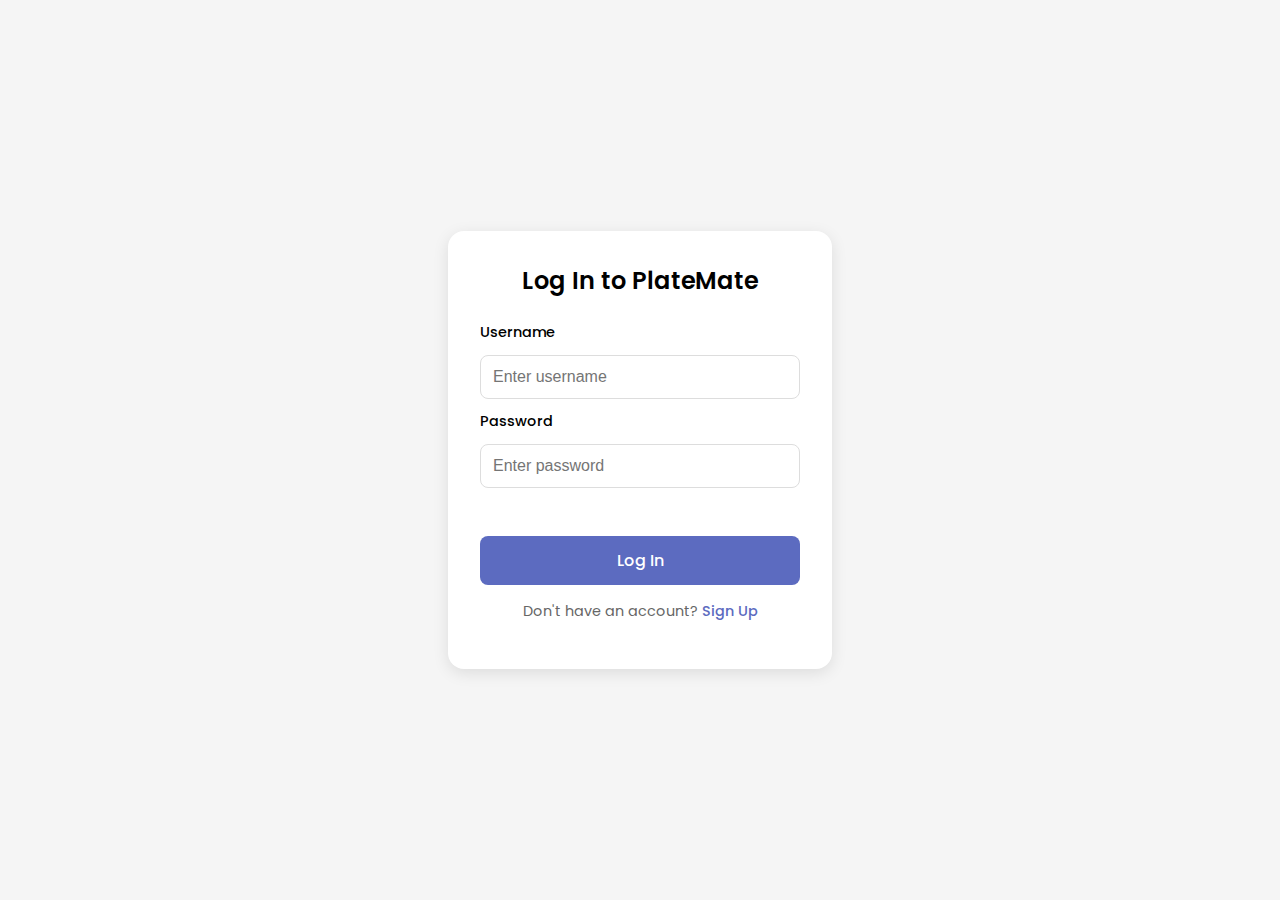
<file: src/main/resources/static/index.html>
<!DOCTYPE html>
<html lang="en">
<head>
  <meta charset="UTF-8" />
  <meta name="viewport" content="width=device-width, initial-scale=1.0" />
  <title>PlateMate | Auth</title>
  <link rel="preconnect" href="https://fonts.googleapis.com">
  <link rel="preconnect" href="https://fonts.gstatic.com" crossorigin>
  <link href="https://fonts.googleapis.com/css2?family=Poppins:wght@400;500;600&display=swap" rel="stylesheet">
  <link rel="stylesheet" href="styles.css" />
</head>
<body>
<div class="auth-container">
  <div class="auth-card" id="login-card">
    <h2 class="auth-title">Log In to PlateMate</h2>
    <form id="login-form" class="auth-form">
      <label for="login-username">Username</label>
      <input id="login-username" name="username" type="text" placeholder="Enter username" required autocomplete="off" />
      <label for="login-password">Password</label>
      <input id="login-password" name="password" type="password" placeholder="Enter password" required autocomplete="off" />
      <!-- Error message displayed above button -->
      <p id="login-error" class="error-message hidden"></p>
      <button type="submit" class="auth-button">Log In</button>
    </form>
    <p class="toggle-text">
      Don't have an account? <a href="#" id="show-register">Sign Up</a>
    </p>
  </div>
  <div class="auth-card hidden" id="register-card">
    <h2 class="auth-title">Sign Up for PlateMate</h2>
    <form id="register-form" class="auth-form">
      <label for="reg-username">Username</label>
      <input id="reg-username" name="username" type="text" placeholder="Choose username" required autocomplete="off" />
      <label for="reg-email">Email</label>
      <input id="reg-email" name="email" type="email" placeholder="Enter email" required autocomplete="off" />
      <label for="reg-password">Password</label>
      <input id="reg-password" name="password" type="password" placeholder="Choose password" required autocomplete="off" />
      <button type="submit" class="auth-button">Sign Up</button>
    </form>
    <p class="toggle-text">
      Already have an account? <a href="#" id="show-login">Log In</a>
    </p>
  </div>
</div>
<script src="scripts.js"></script>
</body>
</html>
</file>
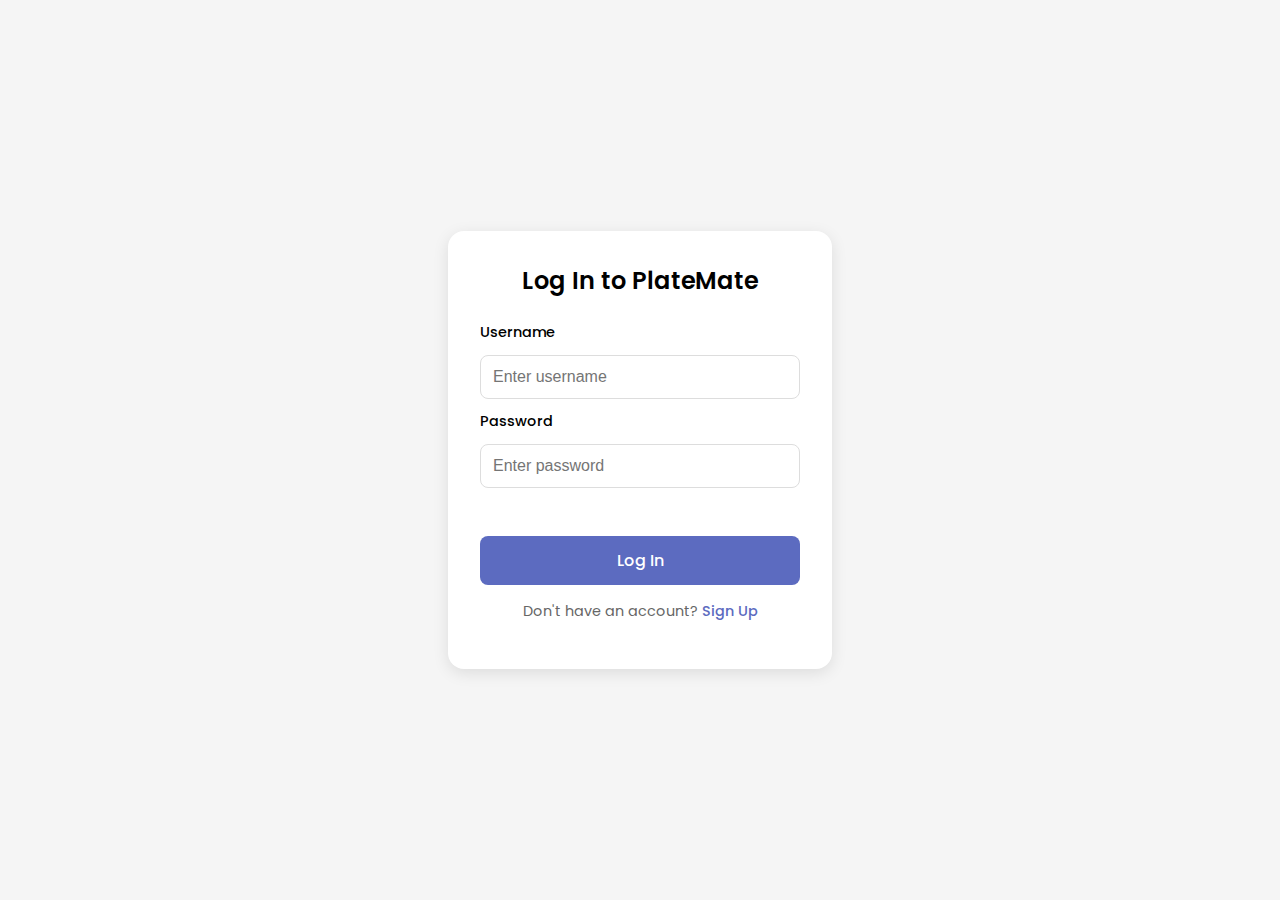
<file: src/main/resources/static/feed.html>
<!DOCTYPE html>
<html lang="en">
<head>
    <meta charset="UTF-8" />
    <meta name="viewport" content="width=device-width, initial-scale=1.0"/>
    <title>PlateMate | Home Feed</title>
    <link href="styles.css" rel="stylesheet" />
    <link rel="stylesheet" href="https://cdnjs.cloudflare.com/ajax/libs/font-awesome/6.5.0/css/all.min.css" />
</head>
<body>
<!-- HEADER -->
<header class="site-header">
    <div class="header-inner">
        <!-- Logo SVG -->
        <a href="feed.html">
          <img src="plateMate.svg" alt="PlateMate Logo" class="logo" />
        </a>
        <!-- Search bar -->
        <input id="search-input" type="text"
               placeholder="Search recipes…"
               class="search-bar" />
        <!-- Username display -->
        <div class="user-dropdown">
          <button id="username-display" class="username-display">👤</button>
          <div id="user-menu" class="user-menu hidden">
            <button onclick="window.location.href='myposts.html'">My Posts</button>
            <button id="logout-btn">Log Out</button>
          </div>
        </div>
    </div>
</header>

<!-- RECIPE GRID -->
<main class="feed-container">
    <!-- Filter & Sort Controls -->
    <div class="filter-bar">
        <h2 class="feed-title">Top Recipes</h2>
        <div class="filter-controls">
            <select id="category-filter" class="filter-select">
                <option value="">All Categories</option>
                <option value="Breakfast">Breakfast</option>
                <option value="Main">Main</option>
                <option value="Lunch">Lunch</option>
                <option value="Dinner">Dinner</option>
                <option value="Dessert">Dessert</option>
                <option value="Appetizer">Appetizer</option>
                <option value="Salad">Salad</option>
            </select>
            <select id="sort-filter" class="filter-select">
                <option value="">Sort By</option>
                <option value="time-asc">Cooking Time ↑</option>
                <option value="time-desc">Cooking Time ↓</option>
                <option value="name-asc">Name A-Z</option>
                <option value="name-desc">Name Z-A</option>
            </select>
            <button id="favorites-filter" class="filter-pill">My Favorites</button>
        </div>
    </div>
    <div id="recipe-grid" class="recipe-grid">
        <!-- JS will inject <div class="recipe-card">…</div> here -->
    </div>

    <!-- Simple pagination controls -->
    <div class="pagination">
        <button id="prev-btn" class="page-btn">Previous</button>
        <button id="next-btn" class="page-btn">Next</button>
    </div>

    <!-- Post Recipe Floating Button -->
    <button id="post-recipe-btn" title="Post Recipe">+</button>

    <!-- Post Recipe Modal -->
    <div id="post-recipe-modal" class="modal hidden">
        <div class="modal-content">
            <h2>Post a New Recipe</h2>
            <button class="close-icon" id="close-post-modal">&times;</button>
            <form id="post-recipe-form">
                <input type="text" name="name" placeholder="Recipe Name" required autocomplete="off" />
                <input type="text" name="ingredients" placeholder="Ingredients (comma-separated)" required autocomplete="off" />
                <textarea name="instructions" placeholder="Instructions" required autocomplete="off"></textarea>
                <input type="number" name="cookingTime" placeholder="Cooking Time (minutes)" required autocomplete="off" />
                <select name="category" required autocomplete="off">
                  <option value="">Select a Category</option>
                  <option value="Breakfast">Breakfast</option>
                  <option value="Main">Main</option>
                  <option value="Lunch">Lunch</option>
                  <option value="Dinner">Dinner</option>
                  <option value="Dessert">Dessert</option>
                  <option value="Appetizer">Appetizer</option>
                  <option value="Salad">Salad</option>
                </select>
                <input type="url" name="imageUrl" placeholder="Image URL" required autocomplete="off" />
                <div class="form-actions">
                    <button type="submit">Post</button>
                </div>
            </form>
        </div>
    </div>
</main>

<script src="scripts.js"></script>
<script src="feed.js"></script>
<script src="header.js" defer></script>
<!-- Footer Section -->
<footer class="footer">
    <div id="copyright">
        <p>&copy; 2024 PlateMate. All rights reserved.</p>
    </div>
</footer>
</body>
</html>
</file>
<file: src/main/resources/static/styles.css>
/* styles.css */

#edit-recipe-modal .modal-content {
  background: white;
  padding: 32px;
  border-radius: 12px;
  max-width: 480px;
  width: 100%;
  display: flex;
  flex-direction: column;
  align-items: center;
  position: relative;
}

#close-edit-modal {
  position: absolute;
  top: 12px;
  right: 12px;
  font-size: 1.5rem;
  color: #5C6BC0;
  cursor: pointer;
  background: none;
  border: none;
}

#edit-recipe-form {
  width: 100%;
  display: flex;
  flex-direction: column;
  gap: 10px;
  align-items: center;
  position: relative;
}

#edit-recipe-form input,
#edit-recipe-form textarea,
#edit-recipe-form select {
  width: 90%;
  padding: 12px;
  border-radius: 12px;
  border: 1px solid #ccc;
  font-family: 'Poppins', sans-serif;
  background: white;
  box-sizing: border-box;
}

#edit-recipe-form button[type="submit"] {
  width: 90%;
  background-color: #5C6BC0;
  color: white;
  border: none;
  font-weight: 600;
  border-radius: 12px;
  padding: 12px;
  cursor: pointer;
  font-family: 'Poppins', sans-serif;
  font-size: 1rem;
}

#edit-recipe-form button[type="submit"]:hover {
  background-color: #4e5ab8;
}

#edit-recipe-form select {
  background-image: url("data:image/svg+xml;charset=US-ASCII,%3Csvg%20fill%3D'%235C6BC0'%20height%3D'24'%20viewBox%3D'0%200%2024%2024'%20width%3D'24'%20xmlns%3D'http%3A//www.w3.org/2000/svg'%3E%3Cpath%20d%3D'M7%2010l5%205%205-5z'/%3E%3C/svg%3E");
  background-repeat: no-repeat;
  background-position: right 12px center;
  background-size: 16px 16px;
  appearance: none;
    color: #333;
}
/* Import Poppins */
@import url('https://fonts.googleapis.com/css2?family=Poppins:wght@400;500;600&display=swap');

html, body {
    margin: 0;
    padding: 0;
    width: 100%;
    height: 100%;
    font-family: 'Poppins', sans-serif;
    background-color: #f5f5f5;
}

.auth-container {
    display: flex;
    align-items: center;
    justify-content: center;
    height: 100%;
    flex-direction: column;
    gap: 20px;
}

.auth-card {
    background-color: #ffffff;
    border-radius: 16px;
    box-shadow: 0 4px 16px rgba(0, 0, 0, 0.1);
    padding: 32px;
    width: 320px;
    transition: transform 0.2s;
}
.auth-card:hover {
    transform: translateY(-4px);
}

.auth-title {
    margin: 0 0 24px 0;
    font-size: 1.5rem;
    text-align: center;
    font-weight: 600;
}

.auth-form {
    display: flex;
    flex-direction: column;
    gap: 12px;
}

.auth-form label {
    font-size: 0.9rem;
    font-weight: 500;
}

.auth-form input {
    padding: 12px;
    border: 1px solid #ddd;
    border-radius: 8px;
    font-size: 1rem;
    outline: none;
    transition: border-color 0.2s;
}
.auth-form input:focus {
    border-color: #5C6BC0;
}

.auth-button {
    margin-top: 16px;
    padding: 12px;
    background-color: #5C6BC0;
    color: #ffffff;
    border: none;
    border-radius: 8px;
    font-size: 1rem;
    font-weight: 500;
    cursor: pointer;
    transition: background-color 0.2s;
    font-family: 'Poppins', sans-serif;
}
.auth-button:hover {
    background-color: #4e5ab8;
}

.toggle-text {
    text-align: center;
    font-size: 0.9rem;
    color: #666;
    margin-top: 16px;
}

.toggle-text a {
    color: #5C6BC0;
    text-decoration: none;
    font-weight: 500;
}
.toggle-text a:hover {
    text-decoration: underline;
}

.hidden {
    display: none;
}

.error-message {
  margin: 0 0 8px 0;
  font-size: 0.85rem;
  color: red;
  font-weight: 400;
  display: block;
  text-align: left;
}

/* HEADER */
.site-header {
    background-color: #5C6BC0;   /* your theme color */
    padding: 20px 0;
}
.header-inner {
    max-width: 960px;
    margin: 0 auto;
    display: flex;
    align-items: center;
    gap: 16px;
}
.logo {
    height: 48px;
}
.search-bar {
    flex: 1;
    padding: 8px 12px;
    border-radius: 8px;
    border: none;
    font-family: 'Poppins', sans-serif;
}
.icon-button {
    background: none;
    border: none;
    font-size: 1.5rem;
    cursor: pointer;
    color: #fff;
}

/* Dropdown user menu styles */
.user-dropdown {
  position: relative;
  margin-left: auto;
}

.username-display {
  font-size: 1rem;
  color: white;
  font-weight: 500;
  background: none;
  border: none;
  cursor: pointer;
}

.user-menu {
  position: absolute;
  top: 120%;
  right: 0;
  background: white;
  border-radius: 6px;
  box-shadow: 0 2px 8px rgba(0,0,0,0.1);
  display: flex;
  flex-direction: column;
  z-index: 3000;
}

.user-menu button {
  background: none;
  border: none;
  padding: 10px 16px;
  font-family: 'Poppins', sans-serif;
  font-size: 1rem;
  text-align: left;
  cursor: pointer;
}

.user-menu button:hover {
  background-color: #f0f0f0;
}

.user-menu.hidden {
  display: none;
}

/* FEED GRID */
.feed-container {
    max-width: 960px;
    margin: 24px auto;
    padding: 0 16px;
}
.recipe-grid {
    display: grid;
    grid-template-columns: repeat(auto-fill, minmax(240px, 1fr));
    gap: 16px;
}
.recipe-card {
    background: #fff;
    border-radius: 12px;
    box-shadow: 0 2px 8px rgba(0,0,0,0.1);
    overflow: hidden;
    display: flex;
    flex-direction: column;
    cursor: pointer;
    transition: transform 0.2s ease, box-shadow 0.2s ease;
    position: relative;
}

.recipe-card:hover {
    transform: translateY(-4px);
    box-shadow: 0 4px 16px rgba(0,0,0,0.15);
}
.recipe-card img {
    width: 100%;
    height: 160px;
    object-fit: cover;
}
.recipe-content {
    flex: 1;
    padding: 12px;
    display: flex;
    flex-direction: column;
}
.recipe-content h3 {
    margin: 0 0 8px;
    font-size: 1.2rem;
    font-weight: 500;
}
.recipe-content p {
    margin: 4px 0;
    font-size: 0.9rem;
    color: #555;
}

.pagination {
    display: flex;
    justify-content: center;
    margin: 24px 0;
}
.page-btn {
    padding: 10px 16px;
    margin: 0 8px;
    background-color: #5C6BC0;
    color: #fff;
    border: none;
    border-radius: 8px;
    cursor: pointer;
    font-family: 'Poppins', sans-serif;
    font-size: 1rem;
    font-weight: 500;
}
.page-btn:disabled {
    background-color: #999;
    cursor: not-allowed;
}

/* Remove the emoji-based button styling */
.favorite-icon {
    margin-top: auto;
    align-self: flex-end;
    background: none;
    border: none;
    padding: 8px;
    cursor: pointer;
    position: relative;
    z-index: 10;
}

.favorite-icon i.fa-heart {
    font-size: 1.5rem;
    color: #bbb;
    transition: color 0.2s;
}

.favorite-icon.favorited i.fa-heart {
    color: #e74c3c;
}

.recipe-card:hover .favorite-icon i.fa-heart {
    color: #999;
}

.icon-button i {
    font-size:24px;
    color:white;
    background: none !important;
    border: none !important;
}

/* New styles for filter bar */
.filter-bar {
    display: flex;
    justify-content: space-between;
    align-items: center;
    margin-bottom: 16px;
}

.feed-title {
    font-size: 1.5rem;
    font-weight: 600;
    margin: 0;
}

.filter-controls {
    display: flex;
    gap: 12px;
}

.filter-pill {
    padding: 8px 14px;
    border-radius: 8px;
    border: 1px solid #ccc;
    font-family: 'Poppins', sans-serif;
    font-size: 1rem;
    background: white;
    cursor: pointer;
    transition: background 0.2s;
    width: fit-content;
}

.filter-pill.active {
  background-color: #5C6BC0;
  color: white;
  border-color: #5C6BC0;
}

.filter-select {
    padding: 8px 12px;
    padding-right: 36px;
    border-radius: 8px;
    border: 1px solid #ccc;
    font-family: 'Poppins', sans-serif;
    font-size: 1rem;
    background-color: white;
    background-image: url("data:image/svg+xml;charset=US-ASCII,%3Csvg%20fill%3D'%23000'%20height%3D'24'%20viewBox%3D'0%200%2024%2024'%20width%3D'24'%20xmlns%3D'http%3A//www.w3.org/2000/svg'%3E%3Cpath%20d%3D'M7%2010l5%205%205-5z'/%3E%3Cpath%20d%3D'M0%200h24v24H0z'%20fill%3D'none'/%3E%3C/svg%3E");
    background-repeat: no-repeat;
    background-position: right 12px center;
    background-size: 16px 16px;
    appearance: none;
    width: fit-content;
    min-width: 130px;
}

/* No recipes found message style */
.no-recipes {
    font-size: 1.5rem;
    text-align: center;
    color: #777;
    grid-column: 1 / -1;
    padding: 48px 0;
}

/* Floating Post Button */
#post-recipe-btn {
  position: fixed;
  bottom: 24px;
  right: 24px;
  width: 56px;
  height: 56px;
  font-size: 32px;
  background-color: #5C6BC0;
  color: white;
  border: none;
  border-radius: 50%;
  cursor: pointer;
  box-shadow: 0 4px 12px rgba(0,0,0,0.3);
  z-index: 1000;
}

/* Modal Overlay */
.modal {
  position: fixed;
  inset: 0;
  background: rgba(0,0,0,0.5);
  display: flex;
  justify-content: center;
  align-items: center;
  z-index: 2000;
}

.modal.hidden {
  display: none;
}

.modal-content {
  background: white;
  padding: 32px;
  border-radius: 12px;
  max-width: 480px;
  width: 100%;
  display: flex;
  flex-direction: column;
  align-items: center;
  position: relative;
}

.modal-content h2 {
  font-size: 2.25rem;
  color: #5C6BC0;
  margin-bottom: 16px;
}

#post-recipe-form {
  width: 100%;
  display: flex;
  flex-direction: column;
  gap: 10px;
  align-items: center;
  position: relative;
}

#post-recipe-form input,
#post-recipe-form textarea {
  width: 90%;
  padding: 12px;
  border-radius: 12px;
  border: 1px solid #ccc;
  font-family: 'Poppins', sans-serif;
  background: white;
  box-sizing: border-box;
}

#post-recipe-form select {
  width: 90%;
  padding: 12px;
  border-radius: 12px;
  border: 1px solid #ccc;
  font-family: 'Poppins', sans-serif;
  background: white;
  box-sizing: border-box;
  background-image: url("data:image/svg+xml;charset=US-ASCII,%3Csvg%20fill%3D'%235C6BC0'%20height%3D'24'%20viewBox%3D'0%200%2024%2024'%20width%3D'24'%20xmlns%3D'http%3A//www.w3.org/2000/svg'%3E%3Cpath%20d%3D'M7%2010l5%205%205-5z'/%3E%3C/svg%3E");
  background-repeat: no-repeat;
  background-position: right 12px center;
  background-size: 16px 16px;
  appearance: none;
}

.form-actions {
  display: flex;
  justify-content: center;
  margin-top: 12px;
  width: 100%;
}

.form-actions button {
  padding: 10px 16px;
  border: none;
  border-radius: 6px;
  font-family: 'Poppins', sans-serif;
  cursor: pointer;
}

#post-recipe-form button[type="submit"] {
  width: 90%;
  background-color: #5C6BC0;
  color: white;
  border: none;
  font-weight: 600;
  border-radius: 12px;
  padding: 12px;
  cursor: pointer;
  font-family: 'Poppins', sans-serif;
  font-size: 1rem;
}

#post-recipe-form button[type="submit"]:hover {
  background-color: #4e5ab8;
}

.close-icon {
  position: absolute;
  top: 12px;
  right: 12px;
  font-size: 1.5rem;
  color: #5C6BC0;
  cursor: pointer;
  background: none;
  border: none;
}

.username-display {
  font-size: 1rem;
  color: white;
  font-weight: 500;
  margin-left: auto;
}

.dropdown-arrow {
    font-family: 'Poppins', sans-serif;
    font-size: 0.85rem;
    margin-left: 4px;
}

.footer {
    max-width: 100%;
    align-items: center;
    padding-top: 1.5em;
    padding-bottom: 10px;
}

#copyright {
    display: flex;
    justify-content: center;
    width: 100%;
    margin-top: 5em;
}

/* Recipe Detail Page Styles */
.recipe-detail-container {
    max-width: 768px;
    margin: 32px auto;
    padding: 0 16px;
}

.recipe-detail img {
    width: 100%;
    max-height: 400px;
    object-fit: cover;
    border-radius: 12px;
    margin: 16px 0;
}

.recipe-detail h1 {
    font-size: 2rem;
    margin-bottom: 0.5em;
}

.recipe-detail p, .recipe-detail li {
    font-size: 1rem;
    line-height: 1.6;
    color: #333;
}

.recipe-detail h3 {
    margin-top: 1.5em;
    font-size: 1.25rem;
}

/* Recipe Actions (Edit/Delete) Buttons */
.recipe-actions {
  display: flex;
  gap: 12px;
  margin-top: 20px;
}

.edit-btn,
.delete-btn {
  padding: 10px 16px;
  border: none;
  border-radius: 8px;
  font-family: 'Poppins', sans-serif;
  font-size: 1rem;
  cursor: pointer;
  font-weight: 500;
}

.edit-btn {
  background-color: #5C6BC0;
  color: white;
}

.edit-btn:hover {
  background-color: #4e5ab8;
}

.delete-btn {
  background-color: #e74c3c;
  color: white;
}

.delete-btn:hover {
  background-color: #c0392b;
}

/* Styles for myposts.html edit/delete icon buttons */
.card-actions {
  position: absolute;
  top: 8px;
  right: 8px;
  display: flex;
  gap: 6px;
  z-index: 20;
}

.icon-circle {
  width: 32px;
  height: 32px;
  border-radius: 50%;
  border: none;
  cursor: pointer;
  font-size: 14px;
  display: flex;
  align-items: center;
  justify-content: center;
  box-shadow: 0 1px 3px rgba(0,0,0,0.2);
  background: white;
  color: #5C6BC0;
}

.icon-circle.delete-icon {
  background: white;
  color: #e74c3c;
  border: 1px solid #e74c3c;
}
</file>
